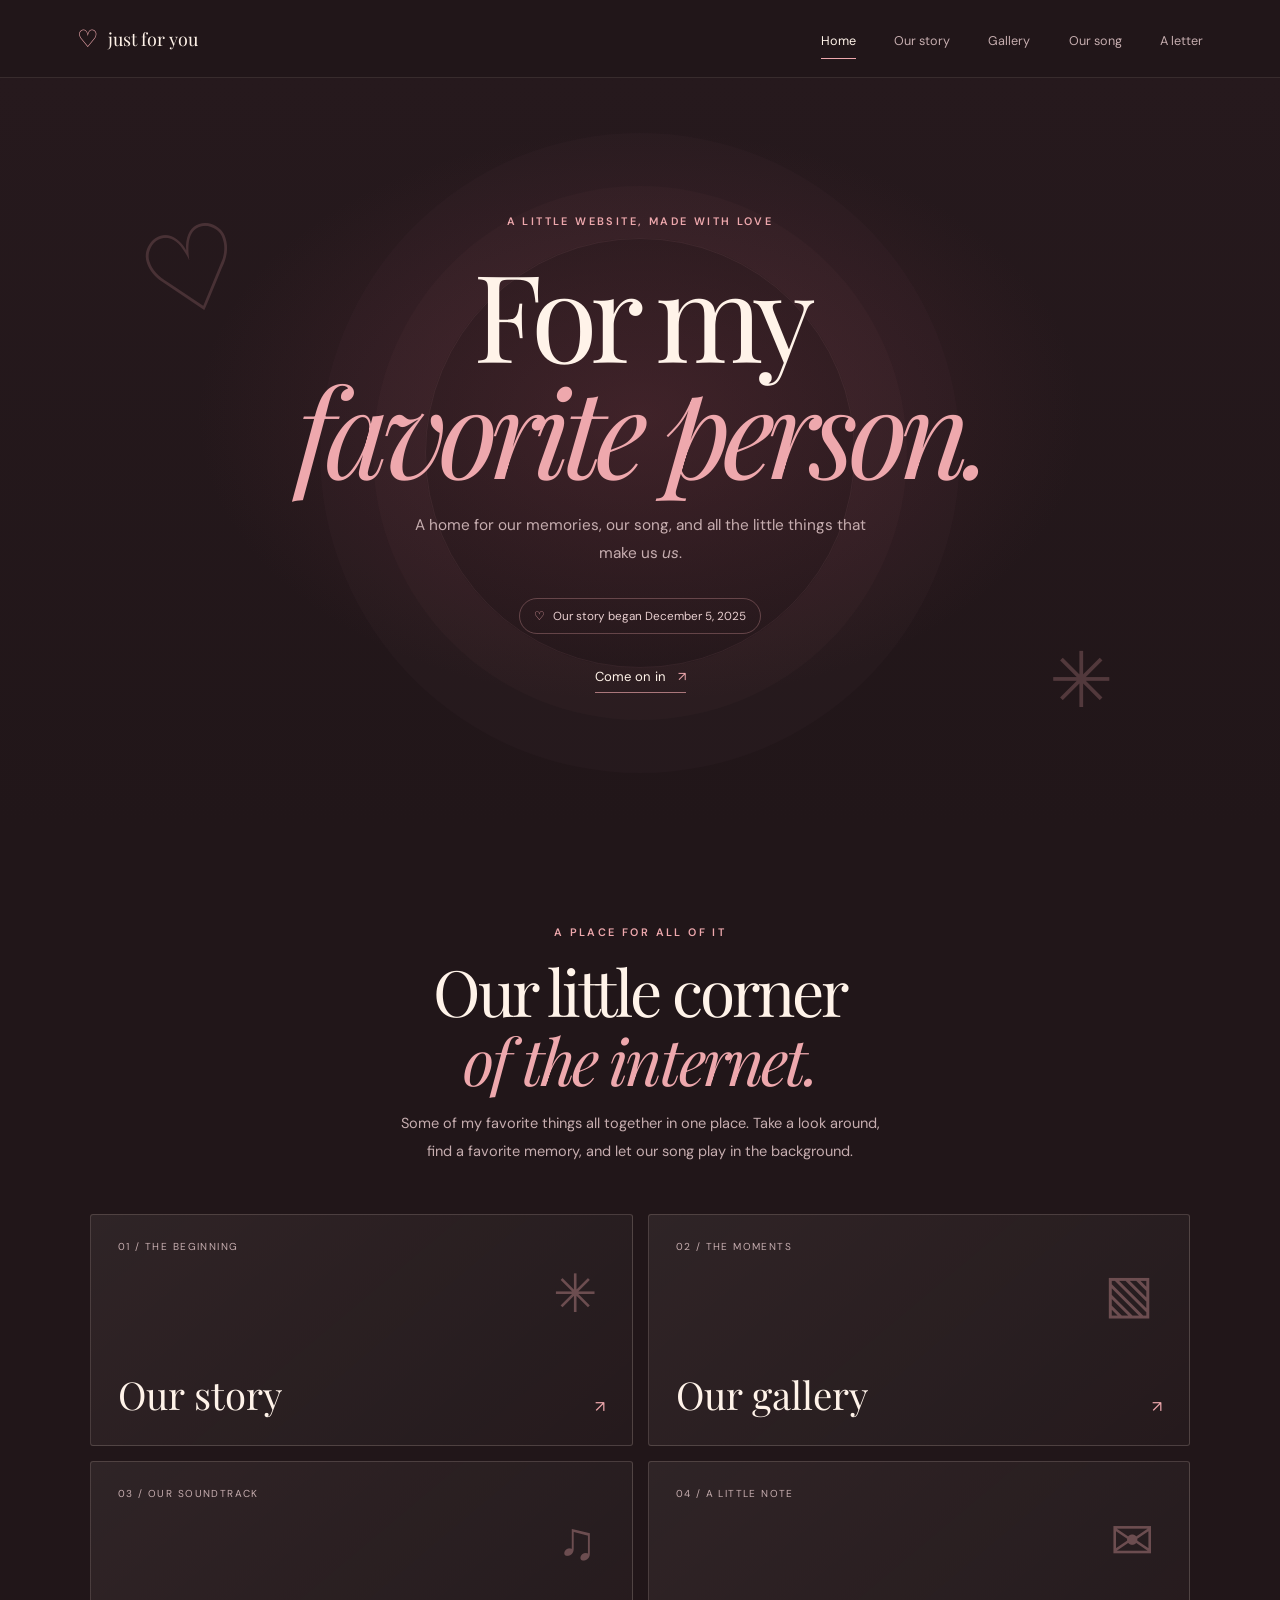
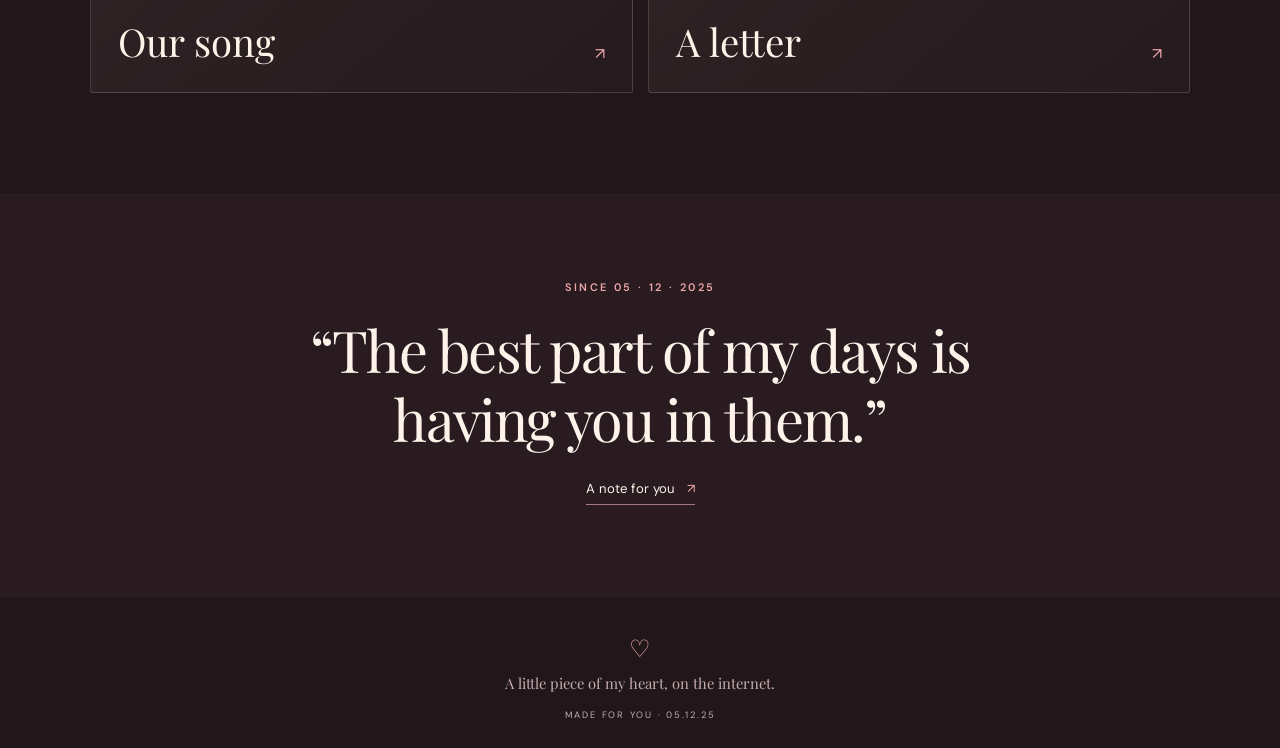
<file: index.html>
<!doctype html>
<html lang="en">
<head>
  <meta charset="utf-8">
  <meta name="viewport" content="width=device-width, initial-scale=1">
  <meta name="theme-color" content="#211619">
  <meta name="description" content="A little corner of the world for my favorite person.">
  <title>For My Favorite Person</title>
  <link rel="stylesheet" href="assets/css/site.css">
  <script src="assets/js/site.js" defer></script>
</head>
<body>
  <a class="skip-link" href="#main-content">Skip to content</a>
  <header class="site-header">
    <a class="wordmark" href="index.html" aria-label="For My Favorite Person home"><span class="wordmark-heart">♡</span> just for you</a>
    <button class="menu-toggle" type="button" aria-expanded="false" aria-controls="primary-navigation" aria-label="Open navigation"><span></span><span></span></button>
    <nav class="site-nav" id="primary-navigation" aria-label="Main navigation">
      <a href="index.html" aria-current="page">Home</a>
      <a href="story.html">Our story</a>
      <a href="gallery.html">Gallery</a>
      <a href="music.html">Our song</a>
      <a href="letter.html">A letter</a>
    </nav>
  </header>

  <main id="main-content" tabindex="-1">
    <section class="home-hero">
      <div class="hero-glow" aria-hidden="true"></div>
      <div class="hero-content">
        <p class="eyebrow">A little website, made with love</p>
        <h1>For my<br><em>favorite person.</em></h1>
        <p class="hero-copy">A home for our memories, our song, and all the little things that make us <i>us</i>.</p>
        <p class="since-pill"><span aria-hidden="true">♡</span> Our story began December 5, 2025</p>
        <a class="text-link hero-link" href="story.html">Come on in <span aria-hidden="true">↗</span></a>
      </div>
      <span class="hero-decoration hero-decoration-one" aria-hidden="true">♡</span>
      <span class="hero-decoration hero-decoration-two" aria-hidden="true">✳</span>
    </section>

    <section class="section page-wrap home-intro">
      <div class="section-heading">
        <p class="eyebrow">A place for all of it</p>
        <h2>Our little corner<br><em>of the internet.</em></h2>
        <p class="section-copy">Some of my favorite things all together in one place. Take a look around, find a favorite memory, and let our song play in the background.</p>
      </div>
      <div class="feature-grid">
        <a class="feature-card feature-story" href="story.html">
          <span class="feature-number">01 / THE BEGINNING</span><span class="feature-symbol" aria-hidden="true">✳</span>
          <h3>Our story</h3><span class="feature-arrow" aria-hidden="true">↗</span>
        </a>
        <a class="feature-card feature-gallery" href="gallery.html">
          <span class="feature-number">02 / THE MOMENTS</span><span class="feature-symbol" aria-hidden="true">▧</span>
          <h3>Our gallery</h3><span class="feature-arrow" aria-hidden="true">↗</span>
        </a>
        <a class="feature-card feature-music" href="music.html">
          <span class="feature-number">03 / OUR SOUNDTRACK</span><span class="feature-symbol" aria-hidden="true">♫</span>
          <h3>Our song</h3><span class="feature-arrow" aria-hidden="true">↗</span>
        </a>
        <a class="feature-card feature-letter" href="letter.html">
          <span class="feature-number">04 / A LITTLE NOTE</span><span class="feature-symbol" aria-hidden="true">✉</span>
          <h3>A letter</h3><span class="feature-arrow" aria-hidden="true">↗</span>
        </a>
      </div>
    </section>

    <section class="home-quote">
      <p class="eyebrow">Since 05 · 12 · 2025</p>
      <blockquote>“The best part of my days is having you in them.”</blockquote>
      <a class="text-link" href="letter.html">A note for you <span aria-hidden="true">↗</span></a>
    </section>
  </main>

  <footer class="site-footer">
    <a class="footer-heart" href="index.html" aria-label="Back to home">♡</a>
    <p>A little piece of my heart, on the internet.</p>
    <span>MADE FOR YOU · 05.12.25</span>
  </footer>
</body>
</html>
</file>
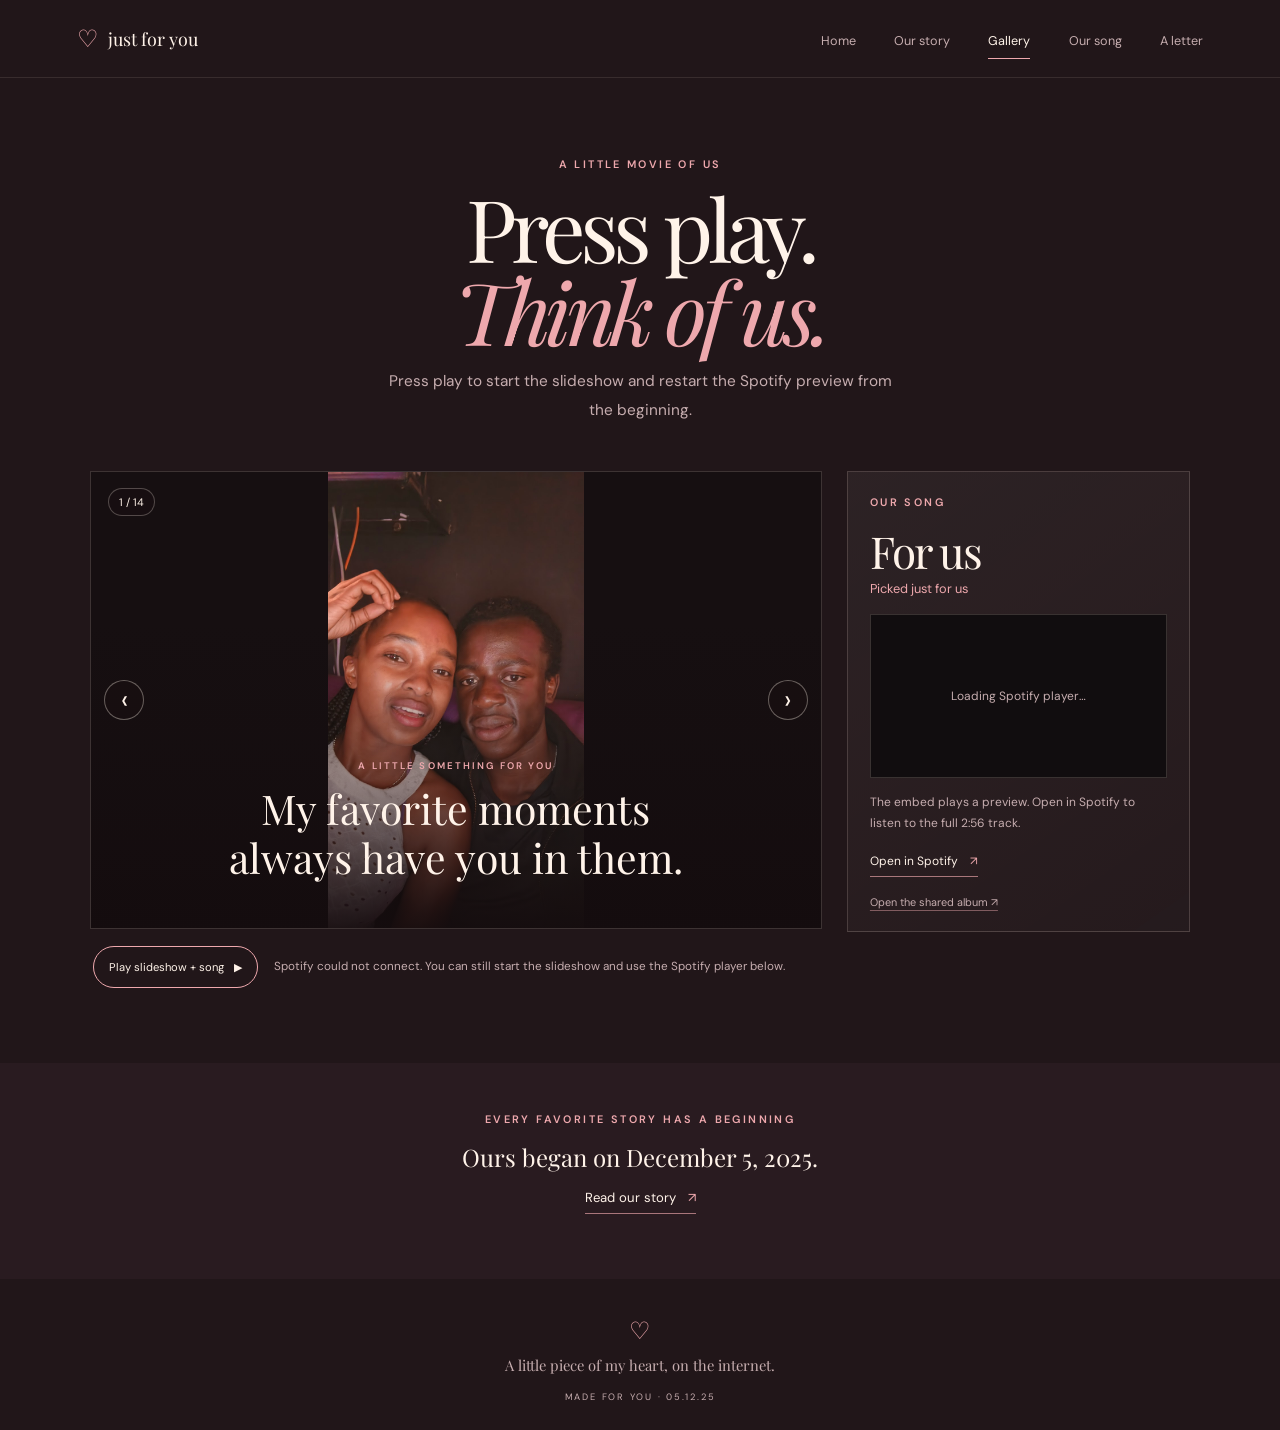
<file: gallery.html>
<!doctype html>
<html lang="en">
<head>
  <meta charset="utf-8">
  <meta name="viewport" content="width=device-width, initial-scale=1">
  <meta name="theme-color" content="#211619">
  <meta name="description" content="Watch a little slideshow of our favorite memories together and listen to our song on Spotify.">
  <title>Our Gallery · For My Favorite Person</title>
  <link rel="stylesheet" href="assets/css/site.css">
  <script src="assets/js/photos.js" defer></script>
  <script src="assets/js/site.js" defer></script>
  <script src="assets/js/gallery.js" defer></script>
</head>
<body>
  <a class="skip-link" href="#main-content">Skip to content</a>
  <header class="site-header">
    <a class="wordmark" href="index.html" aria-label="For My Favorite Person home"><span class="wordmark-heart">♡</span> just for you</a>
    <button class="menu-toggle" type="button" aria-expanded="false" aria-controls="primary-navigation" aria-label="Open navigation"><span></span><span></span></button>
    <nav class="site-nav" id="primary-navigation" aria-label="Main navigation">
      <a href="index.html">Home</a><a href="story.html">Our story</a><a href="gallery.html" aria-current="page">Gallery</a><a href="music.html">Our song</a><a href="letter.html">A letter</a>
    </nav>
  </header>
  <main id="main-content" tabindex="-1">
    <section class="page-hero page-wrap slideshow-hero">
      <p class="eyebrow">A little movie of us</p>
      <h1>Press play.<br><em>Think of us.</em></h1>
      <p class="hero-copy">Press play to start the slideshow and restart the Spotify preview from the beginning.</p>
    </section>
    <section class="page-wrap slideshow-layout" aria-label="Photo slideshow with music">
      <div class="slideshow-column">
        <figure class="slideshow-stage">
          <img class="slideshow-image" id="slideshow-image" alt="">
          <div class="slideshow-scrim"></div>
          <figcaption class="slideshow-message">
            <p class="eyebrow">A little something for you</p>
            <p class="slideshow-note" id="slideshow-note" aria-live="polite"></p>
          </figcaption>
          <span class="slideshow-count" id="slideshow-count" aria-live="polite"></span>
          <button class="stage-arrow stage-prev" id="slide-prev" type="button" aria-label="Previous photo">‹</button>
          <button class="stage-arrow stage-next" id="slide-next" type="button" aria-label="Next photo">›</button>
        </figure>
        <div class="slideshow-controls">
          <button class="slide-toggle" id="slide-toggle" type="button" aria-pressed="false" disabled><span class="slide-toggle-label">Loading music…</span><span aria-hidden="true">♫</span></button>
          <p id="slideshow-hint" aria-live="polite">The Spotify player is loading. Starting the slideshow will start the song too.</p>
        </div>
      </div>
      <aside class="soundtrack-card">
        <p class="eyebrow">Our song</p>
        <h2>For us</h2>
        <p class="soundtrack-artist">Picked just for us</p>
        <div class="song-frame">
          <div id="song-player" aria-label="Spotify player">Loading Spotify player…</div>
        </div>
        <p class="song-hint" id="song-hint">The embed plays a preview. Open in Spotify to listen to the full 2:56 track.</p>
        <a class="text-link" href="https://open.spotify.com/track/0XABI8auwTM81wyVovqNBK?si=dc4afe5ba5114d68" target="_blank" rel="noopener noreferrer">Open in Spotify <span aria-hidden="true">↗</span></a>
        <a class="shared-album-link" href="https://photos.app.goo.gl/4SzKupbx4bauY8gE9" target="_blank" rel="noopener noreferrer">Open the shared album ↗</a>
      </aside>
    </section>
    <section class="page-wrap gallery-empty" id="gallery-empty" hidden>
      <span class="empty-heart" aria-hidden="true">♡</span>
      <h2>Your memories go here.</h2>
      <p>Add photos to <code>assets/photos/</code> and list them in <code>assets/js/photos.js</code>.</p>
      <a class="button button-outline" href="https://photos.app.goo.gl/4SzKupbx4bauY8gE9" target="_blank" rel="noopener noreferrer">Open the shared album <span aria-hidden="true">↗</span></a>
    </section>
    <section class="gallery-note"><p class="eyebrow">Every favorite story has a beginning</p><p>Ours began on December 5, 2025.</p><a class="text-link" href="story.html">Read our story <span aria-hidden="true">↗</span></a></section>
  </main>
  <footer class="site-footer"><a class="footer-heart" href="index.html" aria-label="Back to home">♡</a><p>A little piece of my heart, on the internet.</p><span>MADE FOR YOU · 05.12.25</span></footer>
</body>
</html>
</file>
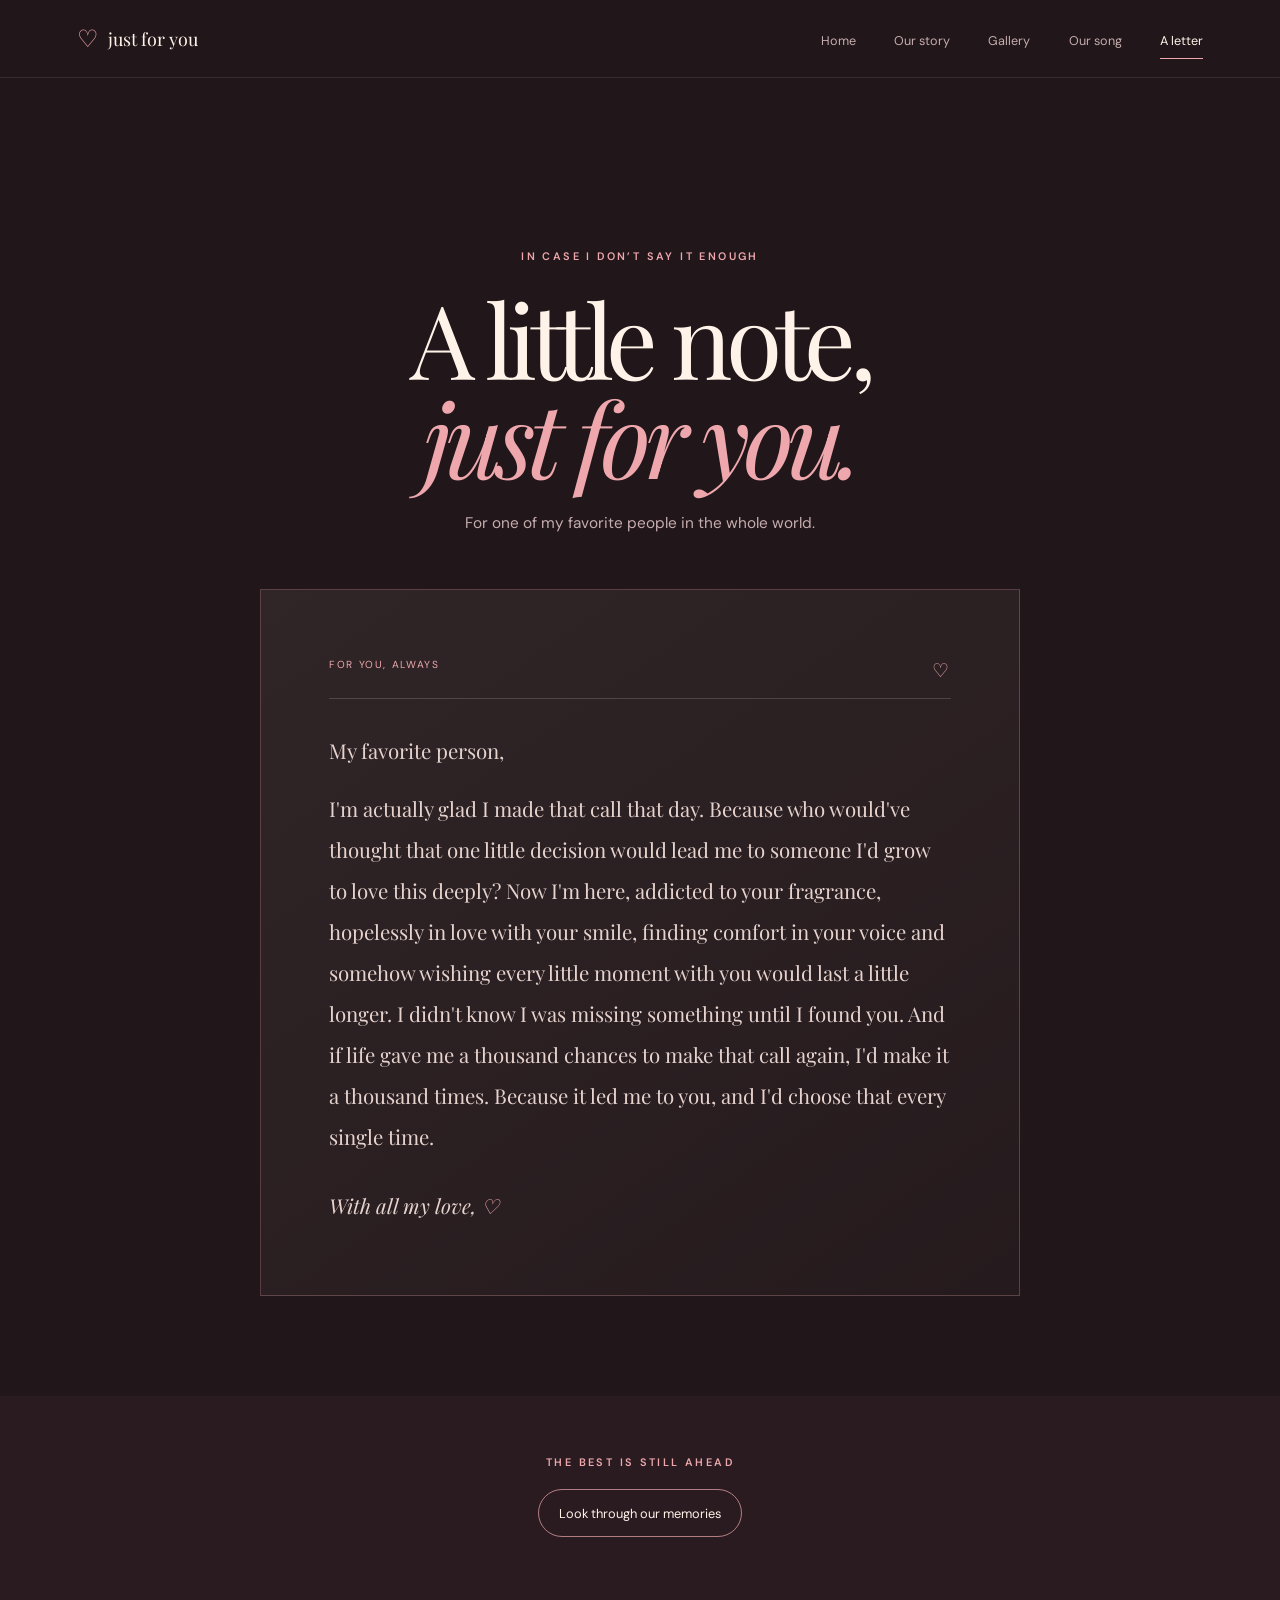
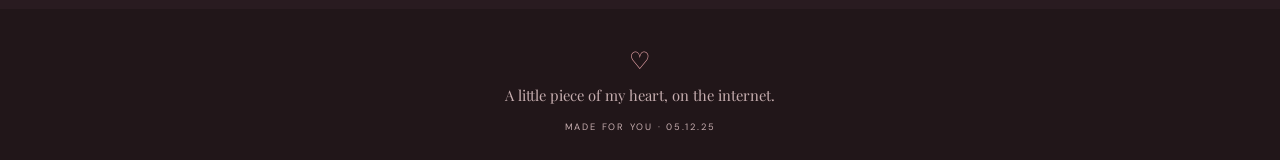
<file: letter.html>
<!doctype html>
<html lang="en">
<head>
  <meta charset="utf-8">
  <meta name="viewport" content="width=device-width, initial-scale=1">
  <meta name="theme-color" content="#211619">
  <meta name="description" content="A little letter for my favorite person.">
  <title>A Letter for You · For My Favorite Person</title>
  <link rel="stylesheet" href="assets/css/site.css">
  <script src="assets/js/site.js" defer></script>
</head>
<body>
  <a class="skip-link" href="#main-content">Skip to content</a>
  <header class="site-header">
    <a class="wordmark" href="index.html" aria-label="For My Favorite Person home"><span class="wordmark-heart">♡</span> just for you</a>
    <button class="menu-toggle" type="button" aria-expanded="false" aria-controls="primary-navigation" aria-label="Open navigation"><span></span><span></span></button>
    <nav class="site-nav" id="primary-navigation" aria-label="Main navigation">
      <a href="index.html">Home</a><a href="story.html">Our story</a><a href="gallery.html">Gallery</a><a href="music.html">Our song</a><a href="letter.html" aria-current="page">A letter</a>
    </nav>
  </header>
  <main id="main-content" tabindex="-1">
    <section class="page-hero page-wrap letter-hero">
      <p class="eyebrow">In case I don’t say it enough</p>
      <h1>A little note,<br><em>just for you.</em></h1>
      <p class="hero-copy">For one of my favorite people in the whole world.</p>
    </section>
    <section class="page-wrap letter-section">
      <article class="letter-paper">
        <div class="letter-topline"><span>FOR YOU, ALWAYS</span><span aria-hidden="true">♡</span></div>
        <p class="letter-salutation">My favorite person,</p>
        <p>I'm actually glad I made that call that day.
Because who would've thought that one little decision would lead me to someone I'd grow to love this deeply?

Now I'm here, addicted to your fragrance, hopelessly in love with your smile, finding comfort in your voice and somehow wishing every little moment with you would last a little longer.

I didn't know I was missing something until I found you. And if life gave me a thousand chances to make that call again, I'd make it a thousand times.

Because it led me to you, and I'd choose that every single time.</p>
        <p class="letter-signoff">With all my love, <span>♡</span></p>
      </article>
    </section>
    <section class="letter-end"><p class="eyebrow">The best is still ahead</p><a class="button button-outline" href="gallery.html">Look through our memories</a></section>
  </main>
  <footer class="site-footer"><a class="footer-heart" href="index.html" aria-label="Back to home">♡</a><p>A little piece of my heart, on the internet.</p><span>MADE FOR YOU · 05.12.25</span></footer>
</body>
</html>
</file>
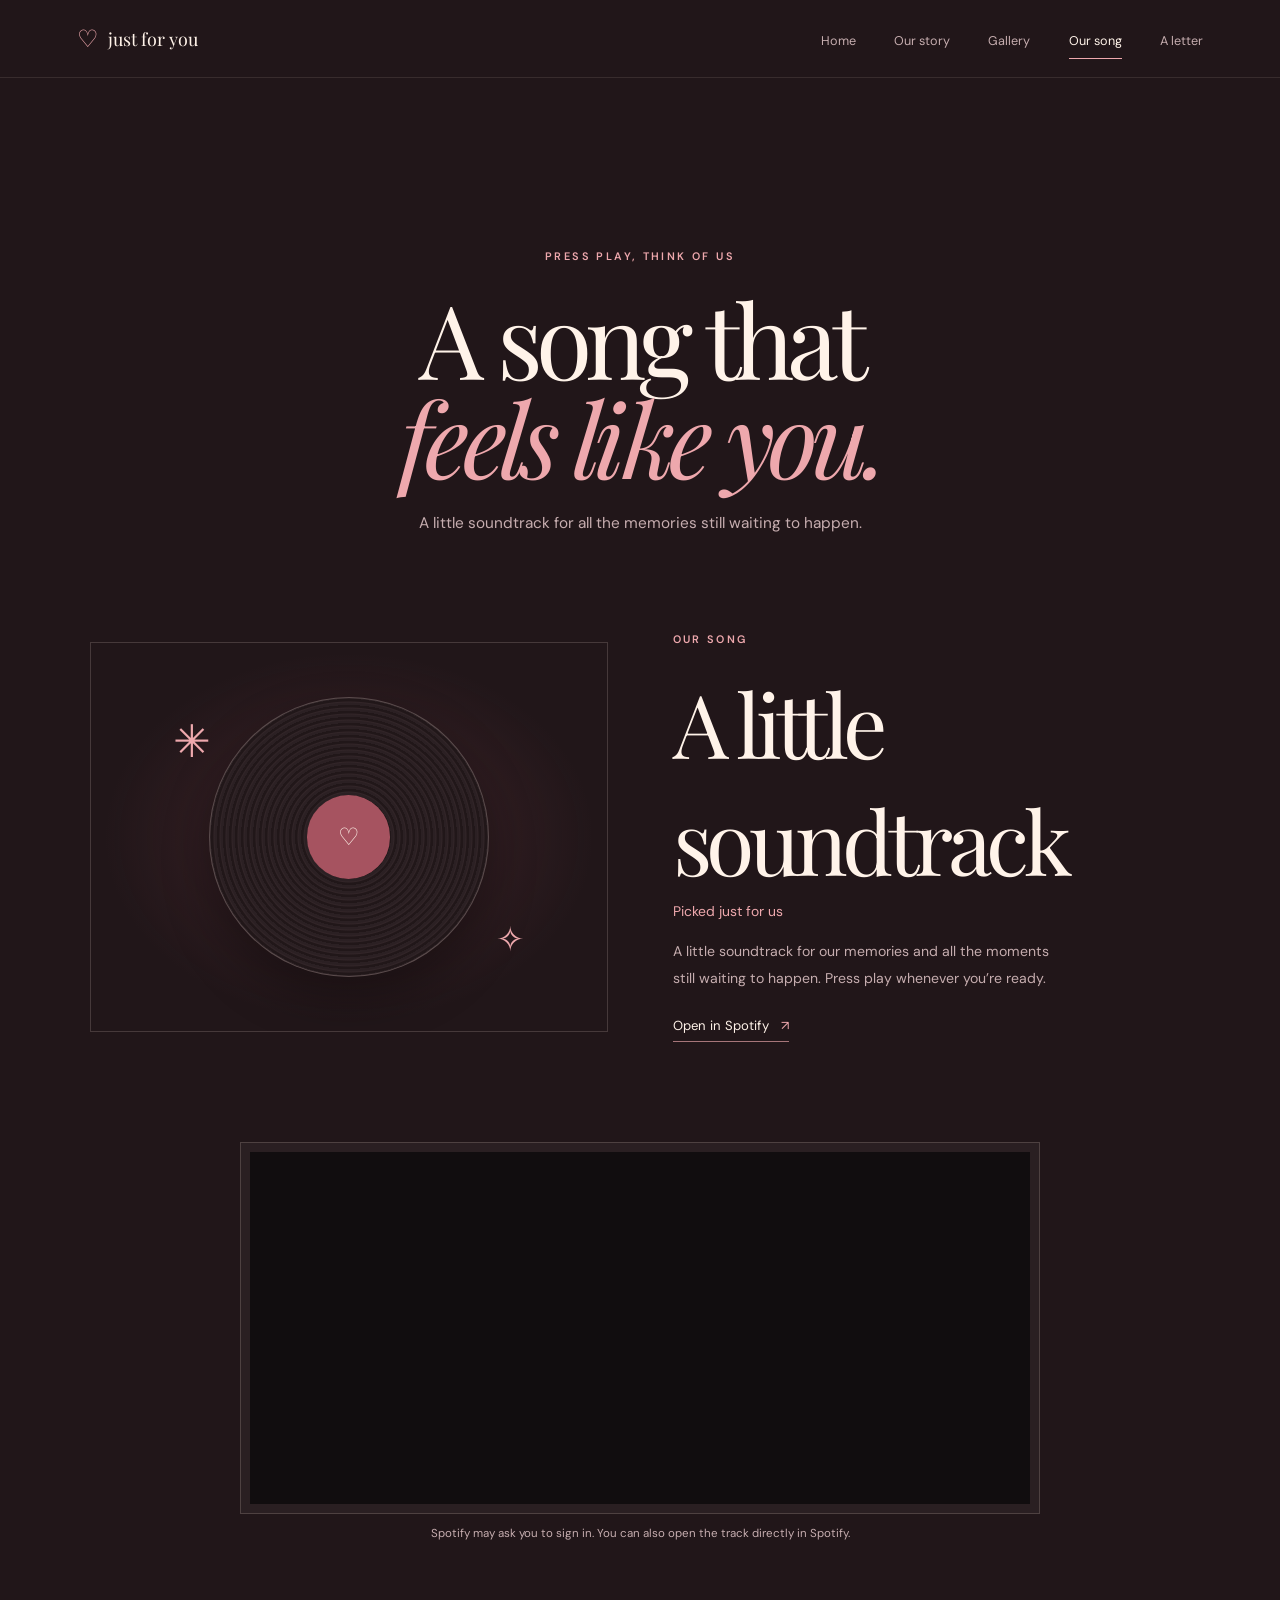
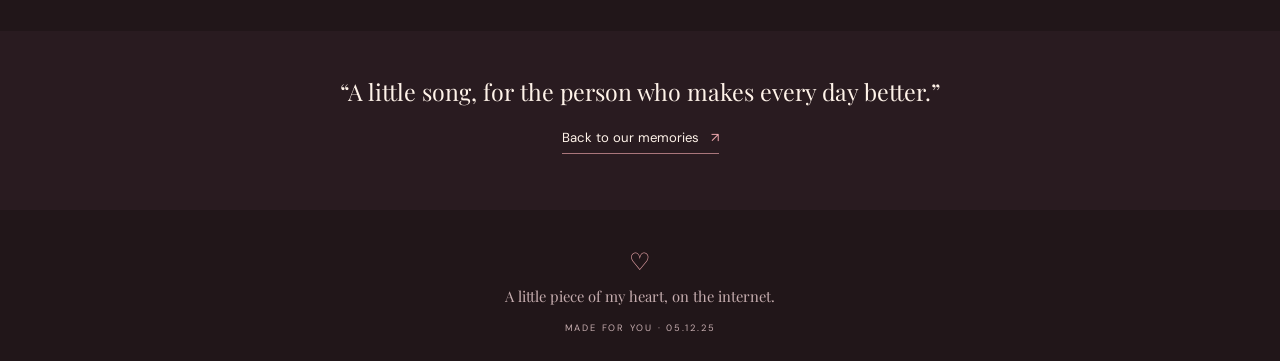
<file: music.html>
<!doctype html>
<html lang="en">
<head>
  <meta charset="utf-8">
  <meta name="viewport" content="width=device-width, initial-scale=1">
  <meta name="theme-color" content="#211619">
  <meta name="description" content="Listen to the song you picked for us on Spotify.">
  <title>Our Song · For My Favorite Person</title>
  <link rel="stylesheet" href="assets/css/site.css">
  <script src="assets/js/site.js" defer></script>
</head>
<body>
  <a class="skip-link" href="#main-content">Skip to content</a>
  <header class="site-header">
    <a class="wordmark" href="index.html" aria-label="For My Favorite Person home"><span class="wordmark-heart">♡</span> just for you</a>
    <button class="menu-toggle" type="button" aria-expanded="false" aria-controls="primary-navigation" aria-label="Open navigation"><span></span><span></span></button>
    <nav class="site-nav" id="primary-navigation" aria-label="Main navigation">
      <a href="index.html">Home</a><a href="story.html">Our story</a><a href="gallery.html">Gallery</a><a href="music.html" aria-current="page">Our song</a><a href="letter.html">A letter</a>
    </nav>
  </header>
  <main id="main-content" tabindex="-1">
    <section class="page-hero page-wrap">
      <p class="eyebrow">Press play, think of us</p>
      <h1>A song that<br><em>feels like you.</em></h1>
      <p class="hero-copy">A little soundtrack for all the memories still waiting to happen.</p>
    </section>
    <section class="section page-wrap music-layout">
      <div class="record-art" aria-hidden="true"><div class="record"><span class="record-label">♡</span></div><span class="record-spark record-spark-one">✳</span><span class="record-spark record-spark-two">✧</span></div>
      <div class="music-info">
        <p class="eyebrow">Our song</p>
        <h2>A little soundtrack</h2>
        <p class="music-artist">Picked just for us</p>
        <p class="music-copy">A little soundtrack for our memories and all the moments still waiting to happen. Press play whenever you’re ready.</p>
        <a class="text-link" href="https://open.spotify.com/track/0XABI8auwTM81wyVovqNBK?si=dc4afe5ba5114d68" target="_blank" rel="noopener noreferrer">Open in Spotify <span aria-hidden="true">↗</span></a>
      </div>
    </section>
    <section class="page-wrap player-section">
      <div class="player-frame spotify-player"><iframe src="https://open.spotify.com/embed/track/0XABI8auwTM81wyVovqNBK?utm_source=generator&amp;theme=0" title="Spotify player for the song you shared" loading="lazy" allow="autoplay; clipboard-write; encrypted-media; fullscreen; picture-in-picture" referrerpolicy="strict-origin-when-cross-origin"></iframe></div>
      <p class="player-hint">Spotify may ask you to sign in. You can also open the track directly in Spotify.</p>
    </section>
    <section class="music-bottom"><p>“A little song, for the person who makes every day better.”</p><a class="text-link" href="gallery.html">Back to our memories <span aria-hidden="true">↗</span></a></section>
  </main>
  <footer class="site-footer"><a class="footer-heart" href="index.html" aria-label="Back to home">♡</a><p>A little piece of my heart, on the internet.</p><span>MADE FOR YOU · 05.12.25</span></footer>
</body>
</html>
</file>
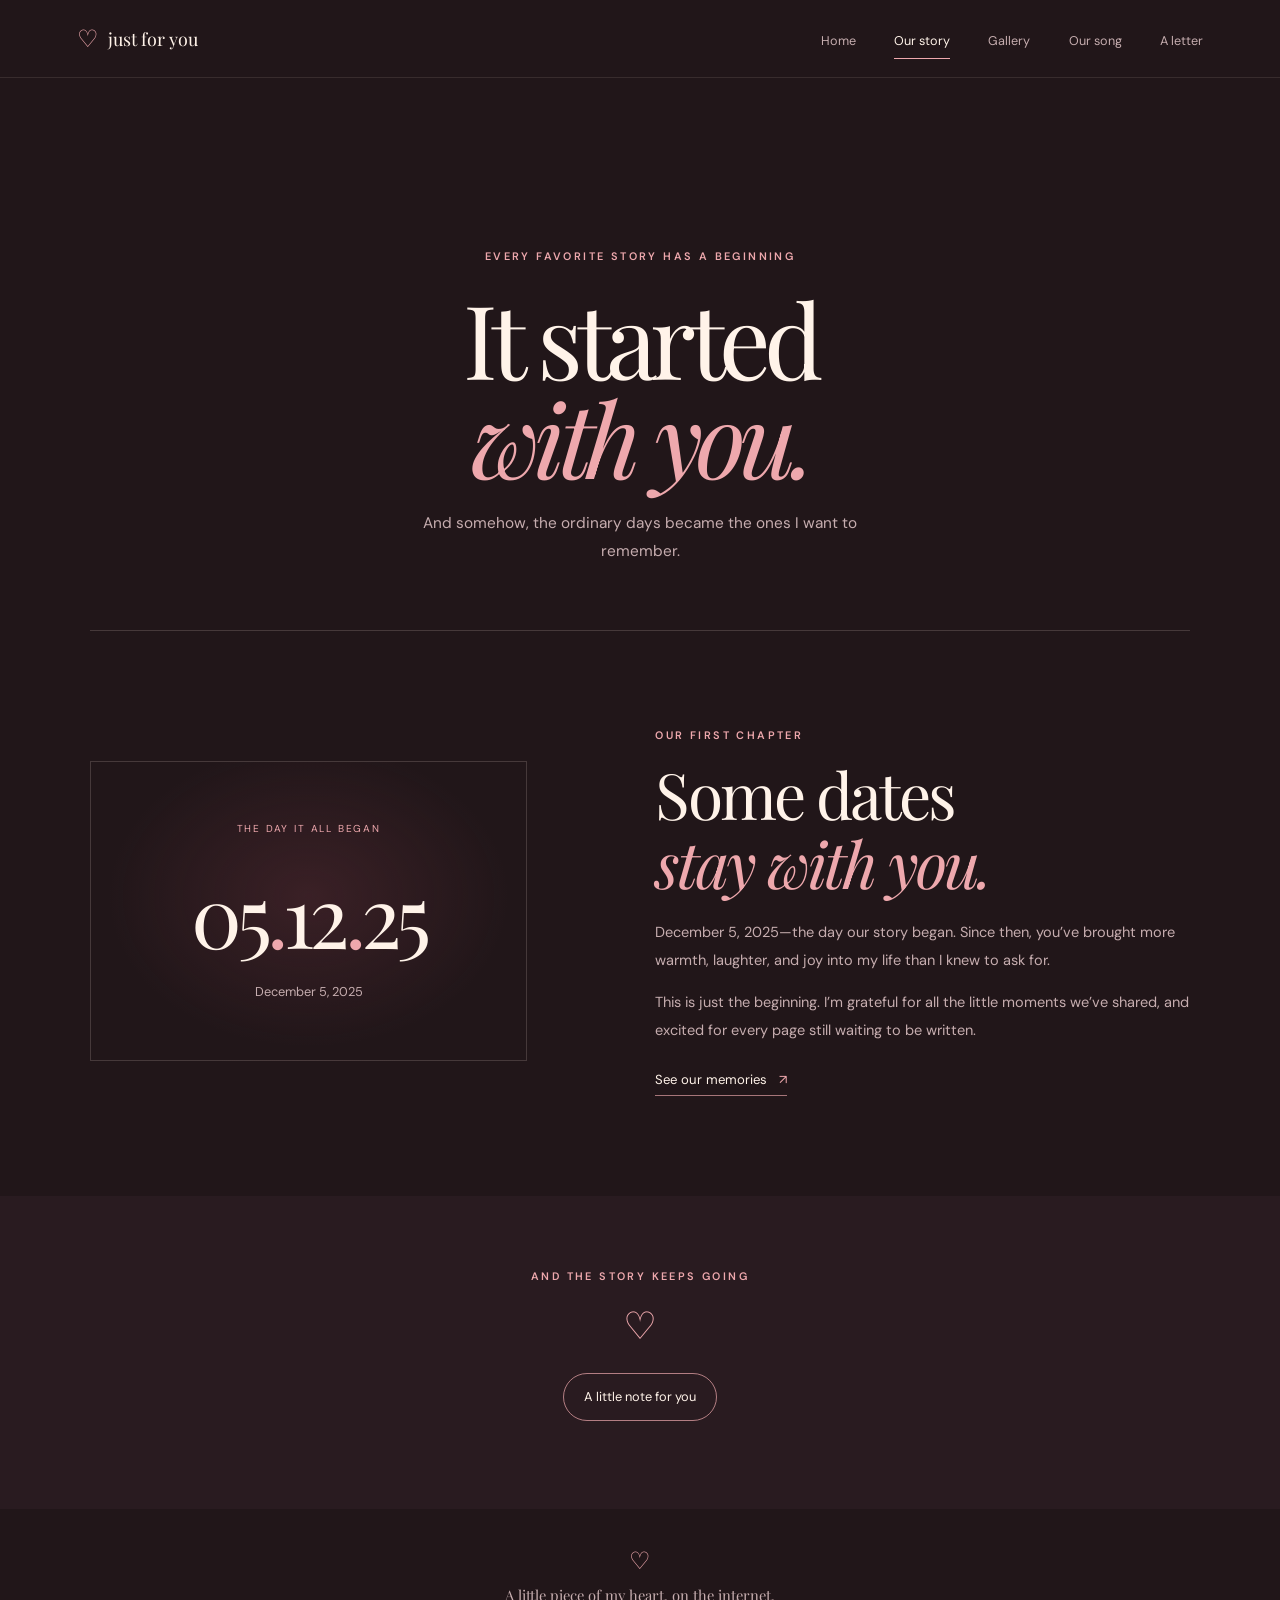
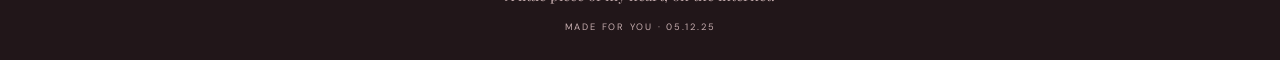
<file: story.html>
<!doctype html>
<html lang="en">
<head>
  <meta charset="utf-8">
  <meta name="viewport" content="width=device-width, initial-scale=1">
  <meta name="theme-color" content="#211619">
  <meta name="description" content="The beginning of our story, December 5, 2025.">
  <title>Our Story · For My Favorite Person</title>
  <link rel="stylesheet" href="assets/css/site.css">
  <script src="assets/js/site.js" defer></script>
</head>
<body>
  <a class="skip-link" href="#main-content">Skip to content</a>
  <header class="site-header">
    <a class="wordmark" href="index.html" aria-label="For My Favorite Person home"><span class="wordmark-heart">♡</span> just for you</a>
    <button class="menu-toggle" type="button" aria-expanded="false" aria-controls="primary-navigation" aria-label="Open navigation"><span></span><span></span></button>
    <nav class="site-nav" id="primary-navigation" aria-label="Main navigation">
      <a href="index.html">Home</a><a href="story.html" aria-current="page">Our story</a><a href="gallery.html">Gallery</a><a href="music.html">Our song</a><a href="letter.html">A letter</a>
    </nav>
  </header>
  <main id="main-content" tabindex="-1">
    <section class="page-hero page-wrap">
      <p class="eyebrow">Every favorite story has a beginning</p>
      <h1>It started<br><em>with you.</em></h1>
      <p class="hero-copy">And somehow, the ordinary days became the ones I want to remember.</p>
    </section>
    <section class="section page-wrap story-layout">
      <div class="story-date"><span>THE DAY IT ALL BEGAN</span><strong>05<span>.</span>12<span>.</span>25</strong><small>December 5, 2025</small></div>
      <div class="story-copy">
        <p class="eyebrow">Our first chapter</p>
        <h2>Some dates<br><em>stay with you.</em></h2>
        <p>December 5, 2025—the day our story began. Since then, you’ve brought more warmth, laughter, and joy into my life than I knew to ask for.</p>
        <p>This is just the beginning. I’m grateful for all the little moments we’ve shared, and excited for every page still waiting to be written.</p>
        <a class="text-link" href="gallery.html">See our memories <span aria-hidden="true">↗</span></a>
      </div>
    </section>
    <section class="story-end">
      <p class="eyebrow">And the story keeps going</p><p class="story-end-heart" aria-hidden="true">♡</p>
      <a class="button button-outline" href="letter.html">A little note for you</a>
    </section>
  </main>
  <footer class="site-footer"><a class="footer-heart" href="index.html" aria-label="Back to home">♡</a><p>A little piece of my heart, on the internet.</p><span>MADE FOR YOU · 05.12.25</span></footer>
</body>
</html>
</file>
<file: assets/css/site.css>
@import url('https://fonts.googleapis.com/css2?family=DM+Sans:wght@400;500;600;700&family=Playfair+Display:ital,wght@0,400;0,500;0,600;1,400;1,500&display=swap');

:root {
  color-scheme: dark;
  --night: #211619;
  --night-soft: #2a1c20;
  --cream: #fff3e9;
  --muted: #c6adaf;
  --rose: #eea8ad;
  --coral: #e88386;
  --line: rgba(255, 232, 221, .17);
  --serif: "Playfair Display", Georgia, "Times New Roman", serif;
  --sans: "DM Sans", Arial, sans-serif;
}

* { box-sizing: border-box; }
html { min-width: 320px; scroll-behavior: smooth; }
body { margin: 0; background: var(--night); color: var(--cream); font-family: var(--sans); font-size: 16px; -webkit-font-smoothing: antialiased; }
a { color: inherit; }
button { font: inherit; }
a:focus-visible, button:focus-visible { outline: 2px solid #fff; outline-offset: 4px; }
.skip-link { position: absolute; z-index: 10; top: 10px; left: 10px; transform: translateY(-160%); border-radius: 3px; padding: 10px 14px; background: var(--cream); color: var(--night); font-size: .82rem; text-decoration: none; }
.skip-link:focus { transform: translateY(0); }

.site-header { position: relative; z-index: 5; display: flex; min-height: 78px; align-items: center; justify-content: space-between; gap: 30px; padding: 0 max(6vw, calc((100vw - 1200px) / 2)); border-bottom: 1px solid rgba(255, 232, 221, .1); }
.wordmark { display: inline-flex; align-items: center; gap: 9px; color: var(--cream); font-family: var(--serif); font-size: 1.12rem; text-decoration: none; white-space: nowrap; }
.wordmark-heart { color: var(--rose); font-family: var(--sans); font-size: 1.5rem; }
.site-nav { display: flex; align-items: center; gap: clamp(18px, 3vw, 40px); }
.site-nav a { position: relative; padding: 30px 0 27px; color: var(--muted); font-size: .79rem; text-decoration: none; transition: color .18s ease; }
.site-nav a:hover, .site-nav a[aria-current="page"] { color: var(--cream); }
.site-nav a[aria-current="page"]::after { position: absolute; right: 0; bottom: 17px; left: 0; height: 1px; background: var(--rose); content: ""; }
.menu-toggle { display: none; }

.page-wrap { width: min(100% - 48px, 1100px); margin-inline: auto; }
.eyebrow { margin: 0; color: var(--rose); font-size: .68rem; font-weight: 600; letter-spacing: .22em; line-height: 1.6; text-transform: uppercase; }
h1, h2, h3, p { margin-top: 0; }
h1, h2, h3 { font-family: var(--serif); font-weight: 400; }
h1 em, h2 em { color: var(--rose); font-weight: 400; }
.text-link { display: inline-flex; align-items: center; gap: 12px; border-bottom: 1px solid rgba(238, 168, 173, .65); padding-bottom: 7px; color: var(--cream); font-size: .82rem; text-decoration: none; transition: gap .2s ease, color .2s ease; }
.text-link:hover { gap: 17px; color: var(--rose); }
.text-link span { color: var(--rose); }
.button { display: inline-flex; min-height: 48px; align-items: center; justify-content: center; gap: 9px; border: 1px solid var(--rose); border-radius: 999px; padding: 12px 20px; color: var(--cream); font-size: .8rem; text-decoration: none; transition: background .2s ease, color .2s ease; }
.button:hover { background: var(--rose); color: var(--night); }
.button-outline { border-color: rgba(238, 168, 173, .7); }
.section { padding-top: 96px; padding-bottom: 100px; }
.section-heading { max-width: 640px; margin: 0 auto 48px; text-align: center; }
.section-heading h2 { margin: 16px 0; font-size: clamp(2.5rem, 5vw, 4.1rem); letter-spacing: -.045em; line-height: 1.07; }
.section-copy { max-width: 490px; margin: auto; color: var(--muted); font-size: .91rem; line-height: 1.9; }

.home-hero { position: relative; display: grid; min-height: min(750px, 88svh); overflow: hidden; place-items: center; padding: 90px 24px; background: radial-gradient(ellipse at 50% 45%, rgba(116, 55, 67, .35), transparent 49%), linear-gradient(180deg, #26191d 0%, var(--night) 100%); text-align: center; }
.hero-content { position: relative; z-index: 1; width: min(100%, 720px); }
.home-hero h1, .page-hero h1 { margin: 24px 0 23px; font-size: clamp(3.8rem, 9.5vw, 7.7rem); letter-spacing: -.065em; line-height: .96; }
.hero-copy { max-width: 480px; margin: 0 auto; color: var(--muted); font-size: .96rem; line-height: 1.85; }
.since-pill { display: inline-flex; align-items: center; gap: 8px; margin: 30px auto 0; border: 1px solid rgba(238, 168, 173, .3); border-radius: 999px; padding: 9px 14px; color: #e9cfd0; font-size: .73rem; }
.since-pill span { color: var(--rose); }
.hero-link { display: flex; width: fit-content; margin: 34px auto 0; }
.hero-glow { position: absolute; width: 430px; height: 430px; border: 1px solid rgba(238, 168, 173, .08); border-radius: 50%; box-shadow: 0 0 0 52px rgba(238, 168, 173, .025), 0 0 0 105px rgba(238, 168, 173, .018); }
.hero-decoration { position: absolute; color: rgba(238, 168, 173, .18); pointer-events: none; }
.hero-decoration-one { top: 16%; left: 11%; font-size: clamp(4rem, 9vw, 8rem); transform: rotate(-17deg); }
.hero-decoration-two { right: 13%; bottom: 13%; font-size: clamp(2.6rem, 6vw, 5rem); color: rgba(238, 168, 173, .24); }
.feature-grid { display: grid; grid-template-columns: repeat(2, 1fr); gap: 15px; }
.feature-card { position: relative; display: flex; min-height: 232px; flex-direction: column; justify-content: space-between; overflow: hidden; border: 1px solid var(--line); border-radius: 3px; padding: 25px 27px; background: linear-gradient(140deg, rgba(255, 243, 233, .065), rgba(255, 243, 233, .018)); text-decoration: none; transition: border-color .2s ease, transform .2s ease, background .2s ease; }
.feature-card:hover { transform: translateY(-3px); border-color: rgba(238, 168, 173, .55); background: rgba(255, 243, 233, .07); }
.feature-number { color: var(--muted); font-size: .63rem; letter-spacing: .14em; }
.feature-symbol { position: absolute; top: 40px; right: 35px; color: rgba(238, 168, 173, .35); font-family: var(--serif); font-size: 3.3rem; }
.feature-card h3 { margin: auto 0 0; font-size: clamp(1.7rem, 3vw, 2.5rem); }
.feature-arrow { position: absolute; right: 27px; bottom: 28px; color: var(--rose); }
.home-quote { padding: 86px 24px 92px; background: #291b20; text-align: center; }
.home-quote blockquote { max-width: 730px; margin: 19px auto 24px; font-family: var(--serif); font-size: clamp(2rem, 5vw, 3.6rem); font-weight: 400; letter-spacing: -.03em; line-height: 1.2; }

.page-hero { padding-top: clamp(96px, 15vw, 170px); padding-bottom: 64px; text-align: center; }
.page-hero h1 { font-size: clamp(3.4rem, 8vw, 6.7rem); }
.page-hero .hero-copy { max-width: 510px; }
.slideshow-hero { padding-top: 78px; padding-bottom: 35px; }
.slideshow-hero h1 { margin: 14px 0; font-size: clamp(3.2rem, 7vw, 5.4rem); }
.story-layout { display: grid; grid-template-columns: .9fr 1.1fr; align-items: center; gap: clamp(50px, 10vw, 140px); border-top: 1px solid var(--line); }
.story-date { display: flex; min-height: 300px; flex-direction: column; justify-content: center; border: 1px solid var(--line); padding: 35px; background: radial-gradient(ellipse at 50% 45%, rgba(116, 55, 67, .3), transparent 65%); text-align: center; }
.story-date > span { color: var(--rose); font-size: .63rem; letter-spacing: .18em; }
.story-date strong { margin: 22px 0 13px; font-family: var(--serif); font-size: clamp(3.4rem, 7vw, 5.3rem); font-weight: 400; letter-spacing: -.06em; }
.story-date strong span { color: var(--rose); }
.story-date small { color: var(--muted); font-size: .8rem; }
.story-copy h2 { margin: 15px 0 22px; font-size: clamp(2.5rem, 5vw, 4rem); letter-spacing: -.045em; line-height: 1.08; }
.story-copy > p:not(.eyebrow) { color: var(--muted); font-size: .91rem; line-height: 1.9; }
.story-copy .text-link { margin-top: 12px; }
.story-end { padding: 72px 24px 88px; background: #291b20; text-align: center; }
.story-end-heart { margin: 15px 0 22px; color: var(--rose); font-size: 2.4rem; }

[hidden] { display: none !important; }
.slideshow-layout { display: grid; grid-template-columns: minmax(0, 1.6fr) minmax(260px, .75fr); align-items: start; gap: 25px; padding-top: 12px; padding-bottom: 75px; }
.slideshow-column { min-width: 0; }
.slideshow-stage { position: relative; display: grid; width: 100%; min-width: 0; min-height: 0; aspect-ratio: 16 / 10; overflow: hidden; place-items: center; margin: 0; border: 1px solid var(--line); background: #160f11; }
.slideshow-image { display: block; width: 100%; height: 100%; min-width: 0; min-height: 0; grid-area: 1 / 1; object-fit: contain; opacity: 1; transition: opacity .3s ease; }
.slideshow-image.is-changing { opacity: .15; }
.slideshow-scrim { z-index: 1; align-self: end; width: 100%; height: 68%; grid-area: 1 / 1; background: linear-gradient(0deg, rgba(20, 12, 14, .94), rgba(20, 12, 14, .48) 45%, transparent); pointer-events: none; }
.slideshow-message { z-index: 2; align-self: end; justify-self: center; width: min(100% - 104px, 600px); grid-area: 1 / 1; padding-bottom: clamp(26px, 4vw, 45px); text-align: center; }
.slideshow-message .eyebrow { font-size: .6rem; }
.slideshow-note { min-height: 2.4em; margin: 11px 0 0; font-family: var(--serif); font-size: clamp(1.45rem, 3.2vw, 2.6rem); line-height: 1.2; text-wrap: balance; }
.slideshow-count { position: absolute; z-index: 3; top: 16px; left: 17px; border: 1px solid rgba(255, 243, 233, .26); border-radius: 999px; padding: 6px 10px; background: rgba(25, 16, 18, .68); color: var(--cream); font-size: .68rem; }
.stage-arrow { position: absolute; z-index: 3; top: 50%; display: grid; width: 40px; height: 40px; place-items: center; border: 1px solid rgba(255, 243, 233, .35); border-radius: 50%; background: rgba(25, 16, 18, .66); color: var(--cream); cursor: pointer; font-size: 1.7rem; transform: translateY(-50%); transition: background .2s ease; }
.stage-arrow:hover { background: rgba(111, 52, 61, .9); }
.stage-prev { left: 13px; }
.stage-next { right: 13px; }
.slideshow-controls { display: flex; align-items: center; gap: 16px; padding: 17px 3px 0; }
.slideshow-controls > p { margin: 0; color: var(--muted); font-size: .73rem; line-height: 1.6; }
.slide-toggle { flex: 0 0 auto; display: inline-flex; min-height: 42px; align-items: center; justify-content: center; gap: 10px; border: 1px solid var(--rose); border-radius: 999px; padding: 10px 15px; background: transparent; color: var(--cream); cursor: pointer; font-size: .75rem; transition: background .2s ease, color .2s ease; }
.slide-toggle:hover, .slide-toggle[aria-pressed="true"] { background: var(--rose); color: var(--night); }
.slide-toggle:disabled { cursor: wait; opacity: .65; }
.slide-toggle span { font-size: .7rem; }
.soundtrack-card { border: 1px solid var(--line); padding: 22px; background: linear-gradient(145deg, rgba(255, 243, 233, .055), rgba(255, 243, 233, .018)); }
.soundtrack-card h2 { margin: 10px 0 0; font-size: 2.75rem; letter-spacing: -.05em; }
.soundtrack-artist { margin: 0 0 17px; color: var(--rose); font-size: .8rem; }
.song-frame { border: 1px solid var(--line); padding: 5px; background: #110d0f; }
.song-frame #song-player { display: grid; min-height: 152px; place-items: center; color: var(--muted); font-size: .75rem; }
.song-frame iframe { display: block; width: 100%; height: 152px; border: 0; }
.song-hint { margin: 14px 0 16px; color: var(--muted); font-size: .75rem; line-height: 1.7; }
.soundtrack-card > .text-link { font-size: .75rem; }
.shared-album-link { display: block; margin-top: 18px; color: var(--muted); font-size: .68rem; text-decoration-color: rgba(238, 168, 173, .45); text-underline-offset: 4px; }
.gallery-empty { max-width: 590px; margin: 54px auto 35px; padding: 45px 28px; border: 1px dashed rgba(238, 168, 173, .35); text-align: center; }
.empty-heart { color: var(--rose); font-size: 2.5rem; }
.gallery-empty h2 { margin: 11px 0; font-size: 2rem; }
.gallery-empty p { margin: 0 auto 24px; color: var(--muted); font-size: .84rem; line-height: 1.8; }
.gallery-empty code { color: #f0c0c3; font-size: .78rem; }
.gallery-empty p a { color: var(--cream); }
.gallery-note { padding: 48px 24px 65px; background: #291b20; text-align: center; }
.gallery-note > p:not(.eyebrow) { margin: 13px 0; font-family: var(--serif); font-size: 1.5rem; }

.music-layout { display: grid; grid-template-columns: 1fr 1fr; align-items: center; gap: 65px; padding-top: 30px; }
.record-art { position: relative; display: grid; min-height: 390px; place-items: center; overflow: hidden; border: 1px solid var(--line); background: radial-gradient(ellipse at center, rgba(121, 61, 71, .35), transparent 67%); }
.record { display: grid; width: min(70%, 280px); aspect-ratio: 1; place-items: center; border: 1px solid rgba(240, 218, 210, .24); border-radius: 50%; background: repeating-radial-gradient(circle, #2b2023 0, #2b2023 2px, #322528 3px, #211719 4px, #211719 6px); box-shadow: 0 22px 45px rgba(0, 0, 0, .35); animation: slow-spin 22s linear infinite; }
.record-label { display: grid; width: 30%; aspect-ratio: 1; place-items: center; border-radius: 50%; background: #a65360; color: var(--cream); font-size: 1.5rem; }
.record-spark { position: absolute; color: var(--rose); }
.record-spark-one { top: 18%; left: 16%; font-size: 2.8rem; }
.record-spark-two { right: 16%; bottom: 18%; font-size: 2.1rem; }
@keyframes slow-spin { to { transform: rotate(360deg); } }
.music-info h2 { margin: 15px 0 0; font-size: clamp(3.5rem, 7vw, 5.5rem); letter-spacing: -.06em; }
.music-artist { margin: 4px 0 18px; color: var(--rose); font-size: .87rem; }
.music-copy { max-width: 390px; margin-bottom: 23px; color: var(--muted); font-size: .88rem; line-height: 1.9; }
.player-section { padding-top: 0; padding-bottom: 90px; }
.player-frame { max-width: 800px; margin: 0 auto; border: 1px solid var(--line); padding: 9px; background: rgba(255, 243, 233, .04); }
.player-frame iframe { display: block; width: 100%; height: 352px; border: 0; background: #110d0f; }
.player-hint { margin: 12px auto 0; color: var(--muted); font-size: .72rem; text-align: center; }
.music-bottom { padding: 45px 24px 56px; background: #291b20; text-align: center; }
.music-bottom p { margin-bottom: 19px; font-family: var(--serif); font-size: 1.45rem; }

.letter-hero { padding-bottom: 42px; }
.letter-section { padding-top: 10px; padding-bottom: 100px; }
.letter-paper { position: relative; max-width: 760px; margin: 0 auto; border: 1px solid rgba(238, 168, 173, .25); padding: clamp(30px, 7vw, 68px); background: linear-gradient(145deg, rgba(255, 243, 233, .065), rgba(255, 243, 233, .018)); }
.letter-topline { display: flex; justify-content: space-between; border-bottom: 1px solid var(--line); padding-bottom: 15px; color: var(--rose); font-size: .64rem; letter-spacing: .16em; }
.letter-topline span:last-child { font-size: 1.2rem; }
.letter-paper > p:not(.letter-topline) { color: #e7d3ce; font-family: var(--serif); font-size: clamp(1.08rem, 2.2vw, 1.28rem); line-height: 2; }
.letter-paper .letter-salutation { margin: 32px 0 17px; color: var(--cream); }
.letter-paper .letter-signoff { margin: 28px 0 0; color: var(--cream); font-style: italic; }
.letter-signoff span { color: var(--rose); }
.letter-end { padding: 58px 24px 72px; background: #291b20; text-align: center; }
.letter-end .button { margin-top: 18px; }

.site-footer { display: flex; flex-direction: column; align-items: center; padding: 36px 20px 27px; color: var(--muted); text-align: center; }
.footer-heart { color: var(--rose); font-size: 1.5rem; text-decoration: none; }
.site-footer p { margin: 9px 0 16px; font-family: var(--serif); font-size: .92rem; }
.site-footer > span { font-size: .58rem; letter-spacing: .19em; }

@media (min-width: 1440px) { .home-hero { min-height: 760px; } }
@media (max-width: 760px) {
  .site-header { min-height: 68px; padding-inline: 23px; }
  .menu-toggle { display: flex; width: 42px; height: 42px; flex-direction: column; align-items: center; justify-content: center; gap: 6px; border: 1px solid var(--line); border-radius: 50%; background: transparent; cursor: pointer; }
  .menu-toggle span { display: block; width: 16px; height: 1px; background: var(--cream); transition: transform .2s ease; }
  .menu-toggle[aria-expanded="true"] span:first-child { transform: translateY(3.5px) rotate(45deg); }
  .menu-toggle[aria-expanded="true"] span:last-child { transform: translateY(-3.5px) rotate(-45deg); }
  .site-nav { position: absolute; top: 67px; right: 0; left: 0; display: none; flex-direction: column; align-items: stretch; gap: 0; border-bottom: 1px solid var(--line); padding: 8px 24px 14px; background: #26191d; }
  .site-nav.is-open { display: flex; }
  .site-nav a { padding: 13px 4px; }
  .site-nav a[aria-current="page"]::after { right: auto; bottom: 7px; width: 27px; }
  .home-hero { min-height: 78svh; }
  .slideshow-layout { grid-template-columns: minmax(0, 1fr); gap: 22px; padding-bottom: 60px; }
  .slideshow-stage { min-height: 0; }
  .slideshow-image { min-height: 0; }
  .soundtrack-card { display: grid; grid-template-columns: minmax(0, 1fr) minmax(190px, .9fr); align-items: start; column-gap: 22px; }
  .soundtrack-card > .eyebrow, .soundtrack-card > h2, .soundtrack-card > .soundtrack-artist { grid-column: 1; }
  .soundtrack-card > .song-frame { grid-column: 2; grid-row: 1 / span 5; }
  .soundtrack-card > .song-hint, .soundtrack-card > .text-link, .soundtrack-card > .shared-album-link { grid-column: 1; }
  .soundtrack-card > .song-hint { margin-top: 0; }
  .hero-decoration-one { left: 3%; }
  .hero-decoration-two { right: 5%; }
  .section { padding-top: 70px; padding-bottom: 75px; }
  .feature-card { min-height: 190px; padding: 20px; }
  .story-layout, .music-layout { grid-template-columns: 1fr; gap: 38px; }
  .story-date { min-height: 240px; }
  .story-copy { max-width: 560px; margin-inline: auto; }
  .music-layout { padding-top: 10px; }
  .record-art { min-height: 310px; }
  .music-info { max-width: 520px; margin-inline: auto; text-align: center; }
  .music-copy { margin-inline: auto; }
  .player-section { padding-top: 10px; }
}
@media (max-width: 500px) {
  .page-wrap { width: min(100% - 36px, 1100px); }
  .home-hero { min-height: 76svh; padding-inline: 20px; }
  .home-hero h1 { font-size: clamp(3.5rem, 15vw, 5.3rem); }
  .hero-glow { width: 280px; height: 280px; box-shadow: 0 0 0 30px rgba(238, 168, 173, .025), 0 0 0 65px rgba(238, 168, 173, .018); }
  .hero-decoration-one { top: 9%; }
  .hero-decoration-two { bottom: 8%; }
  .feature-grid { grid-template-columns: 1fr; }
  .feature-card { min-height: 158px; }
  .page-hero { padding-top: 86px; padding-bottom: 50px; }
  .slideshow-hero { padding-top: 57px; padding-bottom: 27px; }
  .page-hero h1 { font-size: clamp(3.2rem, 14vw, 5rem); }
  .slideshow-stage { min-height: 280px; aspect-ratio: 4 / 3; }
  .slideshow-image { min-height: 280px; }
  .slideshow-message { width: calc(100% - 70px); padding-bottom: 25px; }
  .slideshow-note { font-size: clamp(1.28rem, 6vw, 1.8rem); }
  .slideshow-controls { align-items: flex-start; flex-direction: column; gap: 10px; }
  .soundtrack-card { display: block; padding: 19px; }
  .soundtrack-card > .song-hint { margin-top: 14px; }
  .record-art { min-height: 270px; }
  .letter-section { padding-bottom: 70px; }
  .letter-paper { padding: 26px 23px; }
}
@media (prefers-reduced-motion: reduce) {
  *, *::before, *::after { scroll-behavior: auto !important; animation-duration: .01ms !important; animation-iteration-count: 1 !important; transition-duration: .01ms !important; }
}
</file>
